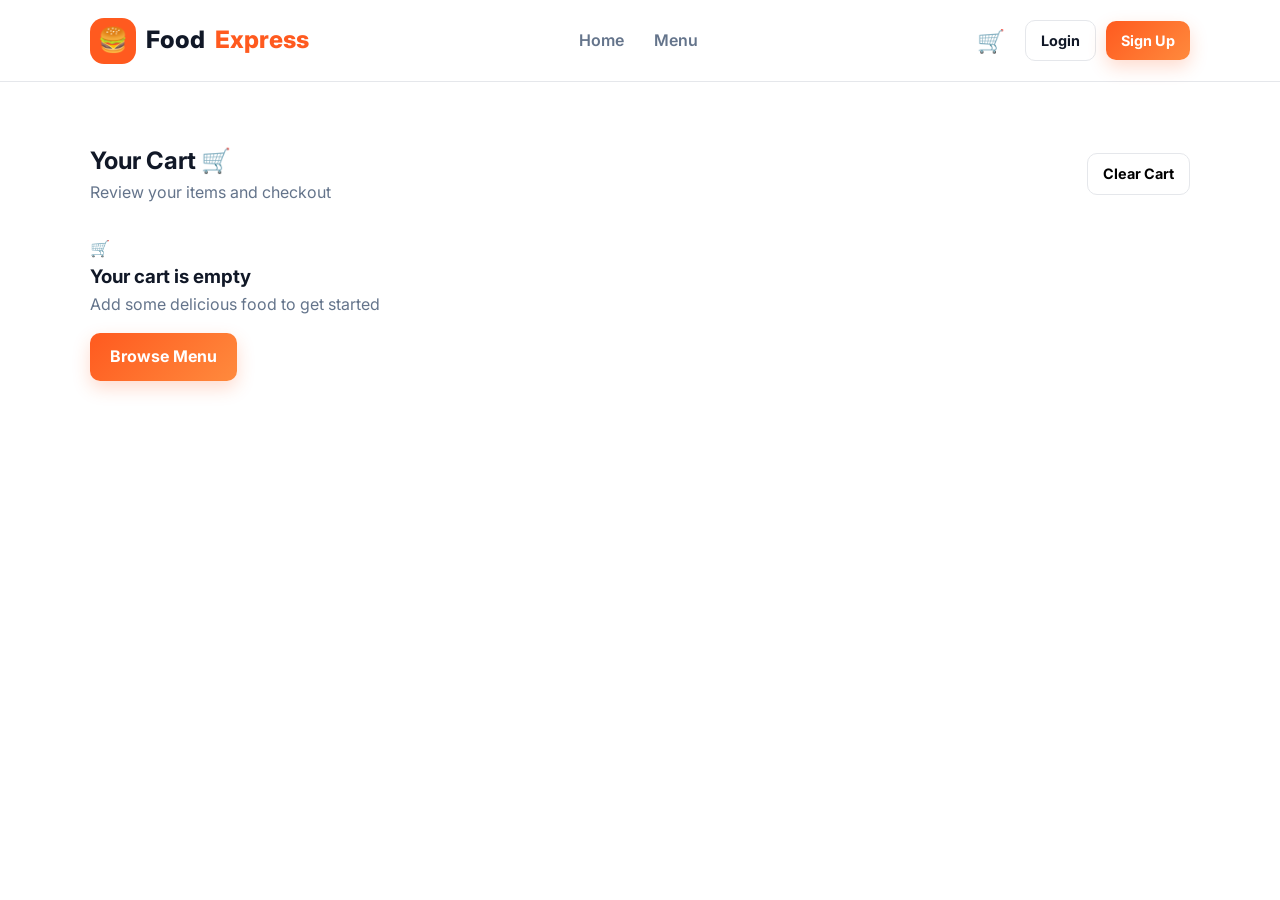
<file: cart.html>
<!DOCTYPE html>
<html lang="en">
<head>
  <meta charset="UTF-8">
  <meta name="viewport" content="width=device-width, initial-scale=1.0">
  <title>Cart - Food Express</title>

  <link rel="stylesheet" href="css/style.css">

  <link href="https://fonts.googleapis.com/css2?family=Inter:wght@400;500;600;700;800&display=swap" rel="stylesheet">
</head>

<body>

  <div class="toast-container" id="toastContainer"></div>

  <!-- Header -->
  <header class="header">

    <a href="index.html" class="logo">
      <div class="logo-icon">🍔</div>
      Food <span>Express</span>
    </a>

    <nav class="nav" id="mainNav">
      <a href="index.html">Home</a>
      <a href="index.html#menuSection">Menu</a>
      <a href="orders.html" id="ordersLink" style="display:none;">Orders</a>
      <a href="profile.html" id="profileLink" style="display:none;">Profile</a>
    </nav>

    <div class="header-actions">

      <a href="cart.html"
         class="cart-btn"
         style="background:var(--primary-light);">
        🛒
        <span class="cart-count" id="cartCount" style="display:none;">0</span>
      </a>

      <a href="login.html"
         class="btn btn-outline btn-small"
         id="loginBtn">
        Login
      </a>

      <a href="register.html"
         class="btn btn-primary btn-small"
         id="registerBtn">
        Sign Up
      </a>

      <button
        class="btn btn-outline btn-small"
        id="logoutBtn"
        style="display:none;"
        onclick="logoutUser()">
        Logout
      </button>

      <button class="hamburger" id="hamburger">
        <span></span>
        <span></span>
        <span></span>
      </button>

    </div>
  </header>


  <!-- Cart Section -->
  <section class="section">

    <div class="section-head">

      <div>
        <h2>Your Cart 🛒</h2>
        <p>Review your items and checkout</p>
      </div>

      <button
        class="btn btn-outline btn-small"
        onclick="clearCart()"
        id="clearCartBtn">
        Clear Cart
      </button>

    </div>


    <div class="cart-layout">

      <!-- Cart Items -->
      <div class="cart-items" id="cartContainer">
        <!-- Cart items injected by JavaScript -->
      </div>


      <!-- Checkout -->
      <div
        class="cart-summary"
        id="checkoutSection"
        style="display:none;">

        <h3>Order Summary</h3>

        <div class="summary-row">
          <span>Subtotal</span>
          <span id="subtotal">₹0</span>
        </div>

        <div class="summary-row">
          <span>Delivery Fee</span>
          <span id="deliveryFee">₹40</span>
        </div>

        <div class="summary-row total">
          <span>Total</span>
          <span id="total">₹0</span>
        </div>


        <!-- Delivery Details -->
        <div class="checkout-box">

          <h4 style="margin-bottom:12px;">
            Delivery Details
          </h4>

          <div class="form-group">

            <label>Delivery Address</label>

            <textarea
              id="deliveryAddress"
              placeholder="House No, Street, Area, City"
              required></textarea>

          </div>


          <div class="form-group">

            <label>Phone Number</label>

            <input
              type="tel"
              id="deliveryPhone"
              placeholder="9876543210"
              required>

          </div>


          <button
            class="btn btn-primary btn-full"
            style="height:52px; margin-top:20px; font-size:1.05rem;"
            onclick="placeOrder()">

            Place Order 🎉

          </button>

        </div>

      </div>

    </div>

  </section>


  <script src="js/script.js"></script>

</body>
</html>
</file>
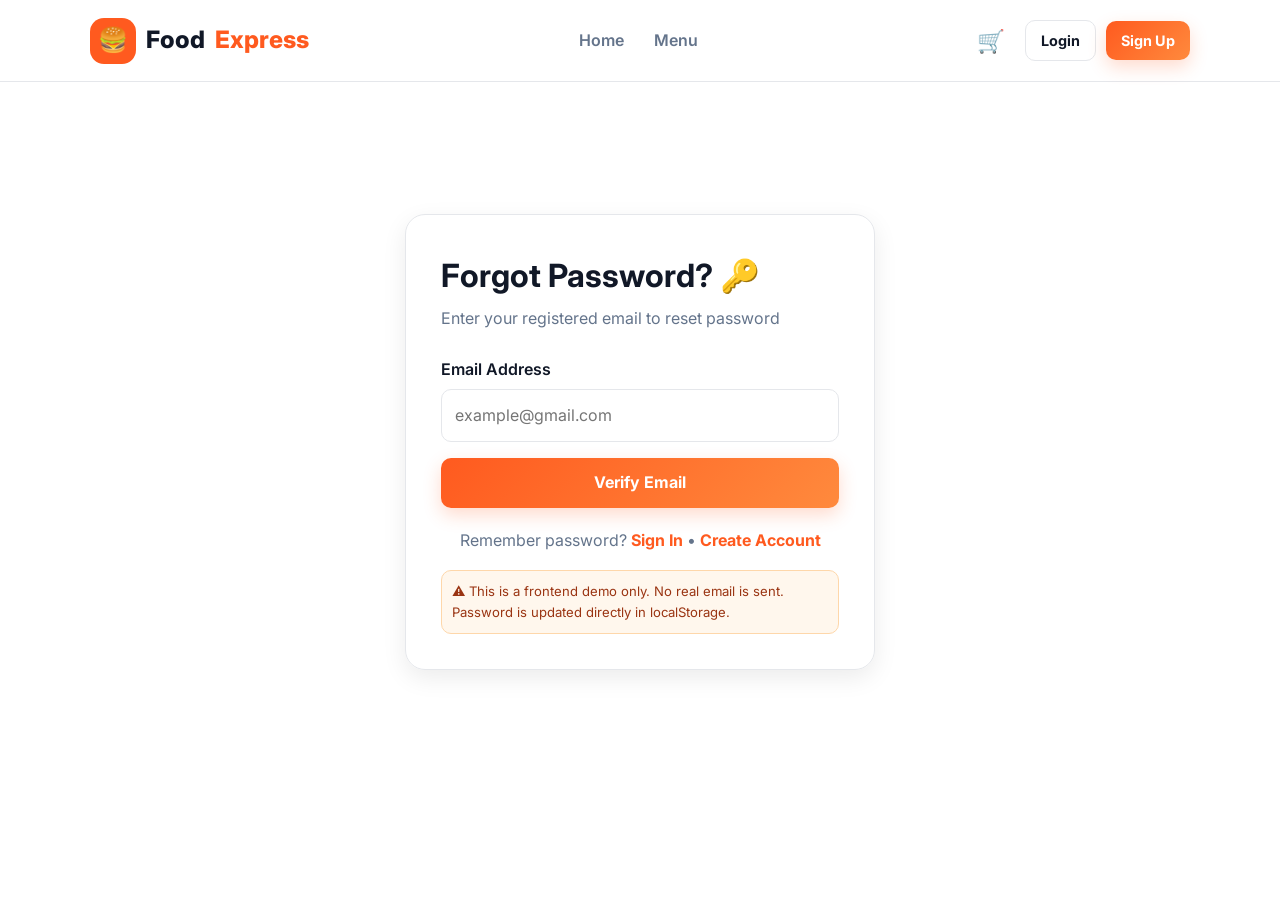
<file: forgot-password.html>
<!DOCTYPE html>
<html lang="en">
<head>
  <meta charset="UTF-8">
  <meta name="viewport" content="width=device-width, initial-scale=1.0">
  <title>Forgot Password - Food Express</title>
  <link rel="stylesheet" href="css/style.css">
  <link href="https://fonts.googleapis.com/css2?family=Inter:wght@400;500;600;700;800&display=swap" rel="stylesheet">
</head>
<body>
  <div class="toast-container" id="toastContainer"></div>

  <header class="header">
    <a href="index.html" class="logo"><div class="logo-icon">🍔</div>Food <span>Express</span></a>
    <nav class="nav" id="mainNav">
      <a href="index.html">Home</a>
      <a href="index.html#menuSection">Menu</a>
      <a href="orders.html" id="ordersLink" style="display:none;">Orders</a>
      <a href="profile.html" id="profileLink" style="display:none;">Profile</a>
    </nav>
    <div class="header-actions">
      <a href="cart.html" class="cart-btn">🛒<span class="cart-count" id="cartCount" style="display:none;">0</span></a>
      <a href="login.html" class="btn btn-outline btn-small" id="loginBtn">Login</a>
      <a href="register.html" class="btn btn-primary btn-small" id="registerBtn">Sign Up</a>
      <button class="btn btn-outline btn-small" id="logoutBtn" style="display:none;" onclick="logoutUser()">Logout</button>
      <button class="hamburger" id="hamburger"><span></span><span></span><span></span></button>
    </div>
  </header>

  <div class="auth-page">
    <div class="auth-card">
      <h1>Forgot Password? 🔑</h1>
      <p class="sub">Enter your registered email to reset password</p>

      <div class="error-msg" id="forgotError"></div>
      <div class="success-msg" id="forgotSuccess"></div>

      <form id="forgotForm">
        <div class="form-group">
          <label>Email Address</label>
          <input type="email" id="forgotEmail" placeholder="example@gmail.com" required>
        </div>
        <button type="submit" class="btn btn-primary btn-full" style="height:50px;">Verify Email</button>
      </form>

      <div id="resetFormDiv" style="display:none; margin-top:24px; padding-top:24px; border-top:1px solid var(--border);">
        <h3 style="margin-bottom:12px;">Reset Your Password</h3>
        <div class="error-msg" id="resetError"></div>
        <div class="success-msg" id="resetSuccess"></div>
        <form id="resetPasswordForm">
          <div class="form-group">
            <label>New Password</label>
            <input type="password" id="newPassword" placeholder="Enter new password" required>
          </div>
          <div class="form-group">
            <label>Confirm New Password</label>
            <input type="password" id="confirmNewPassword" placeholder="Confirm new password" required>
          </div>
          <button type="submit" class="btn btn-primary btn-full" style="height:50px;">Update Password</button>
        </form>
      </div>

      <div class="auth-footer" style="margin-top:20px;">
        Remember password? <a href="login.html">Sign In</a> • <a href="register.html">Create Account</a>
      </div>

      <div style="margin-top:16px; padding:10px; background:#fff7ed; border:1px solid #fed7aa; border-radius:10px; font-size:0.82rem; color:#9a3412;">
        ⚠️ This is a frontend demo only. No real email is sent. Password is updated directly in localStorage.
      </div>
    </div>
  </div>

  <script src="js/script.js"></script>
</body>
</html>
</file>
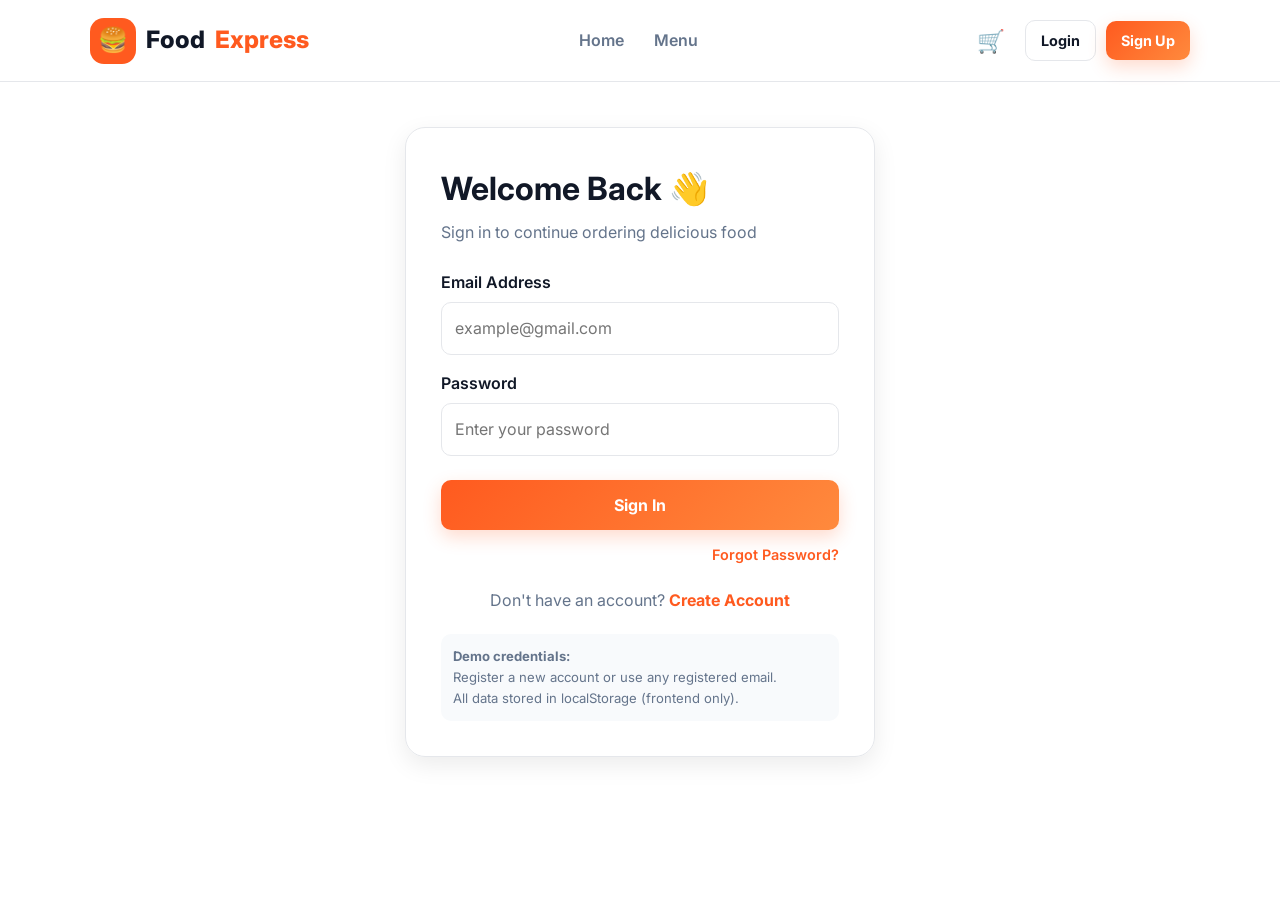
<file: login.html>
<!DOCTYPE html>
<html lang="en">
<head>
  <meta charset="UTF-8">
  <meta name="viewport" content="width=device-width, initial-scale=1.0">
  <title>Login - Food Express</title>
  <link rel="stylesheet" href="css/style.css">
  <link href="https://fonts.googleapis.com/css2?family=Inter:wght@400;500;600;700;800&display=swap" rel="stylesheet">
</head>
<body>
  <div class="toast-container" id="toastContainer"></div>

  <header class="header">
    <a href="index.html" class="logo">
      <div class="logo-icon">🍔</div>
      Food <span>Express</span>
    </a>
    <nav class="nav" id="mainNav">
      <a href="index.html">Home</a>
      <a href="index.html#menuSection">Menu</a>
      <a href="orders.html" id="ordersLink" style="display:none;">Orders</a>
      <a href="profile.html" id="profileLink" style="display:none;">Profile</a>
    </nav>
    <div class="header-actions">
      <a href="cart.html" class="cart-btn">🛒<span class="cart-count" id="cartCount" style="display:none;">0</span></a>
      <a href="login.html" class="btn btn-outline btn-small active" id="loginBtn">Login</a>
      <a href="register.html" class="btn btn-primary btn-small" id="registerBtn">Sign Up</a>
      <button class="btn btn-outline btn-small" id="logoutBtn" style="display:none;" onclick="logoutUser()">Logout</button>
      <button class="hamburger" id="hamburger"><span></span><span></span><span></span></button>
    </div>
  </header>

  <div class="auth-page">
    <div class="auth-card">
      <h1>Welcome Back 👋</h1>
      <p class="sub">Sign in to continue ordering delicious food</p>

      <div class="error-msg" id="loginError"></div>
      <div class="success-msg" id="loginSuccess"></div>

      <form id="loginForm">
        <div class="form-group">
          <label>Email Address</label>
          <input type="email" id="loginEmail" placeholder="example@gmail.com" required>
        </div>
        <div class="form-group">
          <label>Password</label>
          <input type="password" id="loginPassword" placeholder="Enter your password" required>
        </div>
        <button type="submit" class="btn btn-primary btn-full" style="height:50px; margin-top:8px;">Sign In</button>
      </form>

      <div style="text-align:right; margin-top:12px;">
        <a href="forgot-password.html" style="color:var(--primary); font-weight:600; font-size:0.9rem;">Forgot Password?</a>
      </div>

      <div class="auth-footer">
        Don't have an account? <a href="register.html">Create Account</a>
      </div>

      <div style="margin-top:20px; padding:12px; background:var(--light); border-radius:10px; font-size:0.82rem; color:var(--gray);">
        <b>Demo credentials:</b><br>
        Register a new account or use any registered email.<br>
        All data stored in localStorage (frontend only).
      </div>
    </div>
  </div>

  <script src="js/script.js"></script>
</body>
</html>
</file>
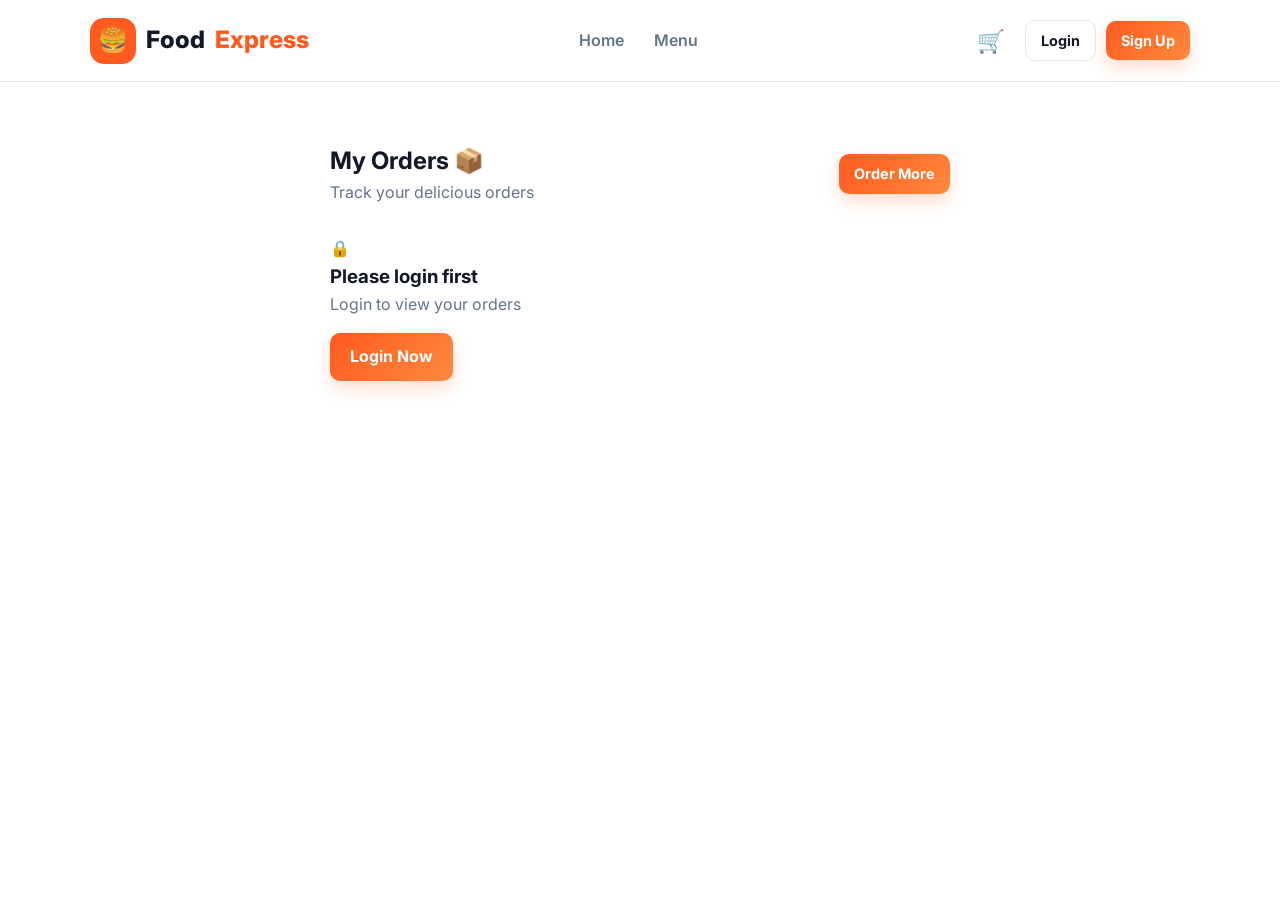
<file: orders.html>
<!DOCTYPE html>
<html lang="en">
<head>
  <meta charset="UTF-8">
  <meta name="viewport" content="width=device-width, initial-scale=1.0">
  <title>My Orders - Food Express</title>
  <link rel="stylesheet" href="css/style.css">
  <link href="https://fonts.googleapis.com/css2?family=Inter:wght@400;500;600;700;800&display=swap" rel="stylesheet">
</head>
<body>
  <div class="toast-container" id="toastContainer"></div>

  <header class="header">
    <a href="index.html" class="logo"><div class="logo-icon">🍔</div>Food <span>Express</span></a>
    <nav class="nav" id="mainNav">
      <a href="index.html">Home</a>
      <a href="index.html#menuSection">Menu</a>
      <a href="orders.html" class="active" id="ordersLink" style="display:none;">Orders</a>
      <a href="profile.html" id="profileLink" style="display:none;">Profile</a>
    </nav>
    <div class="header-actions">
      <a href="cart.html" class="cart-btn">🛒<span class="cart-count" id="cartCount" style="display:none;">0</span></a>
      <a href="login.html" class="btn btn-outline btn-small" id="loginBtn">Login</a>
      <a href="register.html" class="btn btn-primary btn-small" id="registerBtn">Sign Up</a>
      <button class="btn btn-outline btn-small" id="logoutBtn" style="display:none;" onclick="logoutUser()">Logout</button>
      <button class="hamburger" id="hamburger"><span></span><span></span><span></span></button>
    </div>
  </header>

  <section class="section" style="max-width:800px; margin:0 auto;">
    <div class="section-head">
      <div>
        <h2>My Orders 📦</h2>
        <p>Track your delicious orders</p>
      </div>
      <a href="index.html" class="btn btn-primary btn-small">Order More</a>
    </div>

    <div class="orders-list" id="ordersContainer">
      <!-- Injected by JS -->
    </div>
  </section>

  <script src="js/script.js"></script>
</body>
</html>
</file>
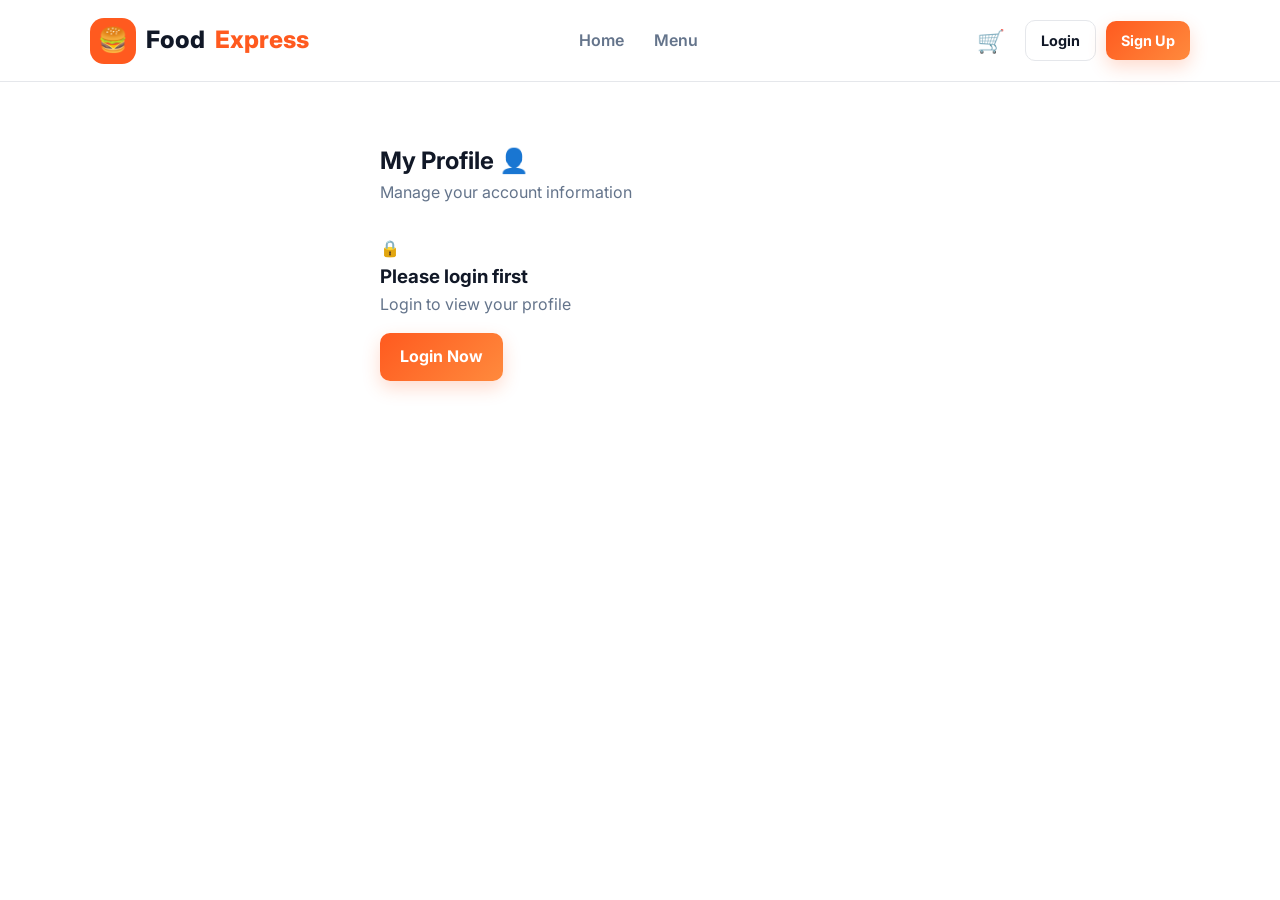
<file: profile.html>
<!DOCTYPE html>
<html lang="en">
<head>
  <meta charset="UTF-8">
  <meta name="viewport" content="width=device-width, initial-scale=1.0">
  <title>My Profile - Food Express</title>
  <link rel="stylesheet" href="css/style.css">
  <link href="https://fonts.googleapis.com/css2?family=Inter:wght@400;500;600;700;800&display=swap" rel="stylesheet">
</head>
<body>
  <div class="toast-container" id="toastContainer"></div>

  <header class="header">
    <a href="index.html" class="logo"><div class="logo-icon">🍔</div>Food <span>Express</span></a>
    <nav class="nav" id="mainNav">
      <a href="index.html">Home</a>
      <a href="index.html#menuSection">Menu</a>
      <a href="orders.html" id="ordersLink" style="display:none;">Orders</a>
      <a href="profile.html" class="active" id="profileLink" style="display:none;">Profile</a>
    </nav>
    <div class="header-actions">
      <a href="cart.html" class="cart-btn">🛒<span class="cart-count" id="cartCount" style="display:none;">0</span></a>
      <a href="login.html" class="btn btn-outline btn-small" id="loginBtn">Login</a>
      <a href="register.html" class="btn btn-primary btn-small" id="registerBtn">Sign Up</a>
      <button class="btn btn-outline btn-small" id="logoutBtn" style="display:none;" onclick="logoutUser()">Logout</button>
      <button class="hamburger" id="hamburger"><span></span><span></span><span></span></button>
    </div>
  </header>

  <section class="section" style="max-width:700px; margin:0 auto;">
    <div class="section-head">
      <div>
        <h2>My Profile 👤</h2>
        <p>Manage your account information</p>
      </div>
    </div>

    <div id="profileContent">
      <!-- Injected by JS -->
    </div>
  </section>

  <script src="js/script.js"></script>
</body>
</html>
</file>
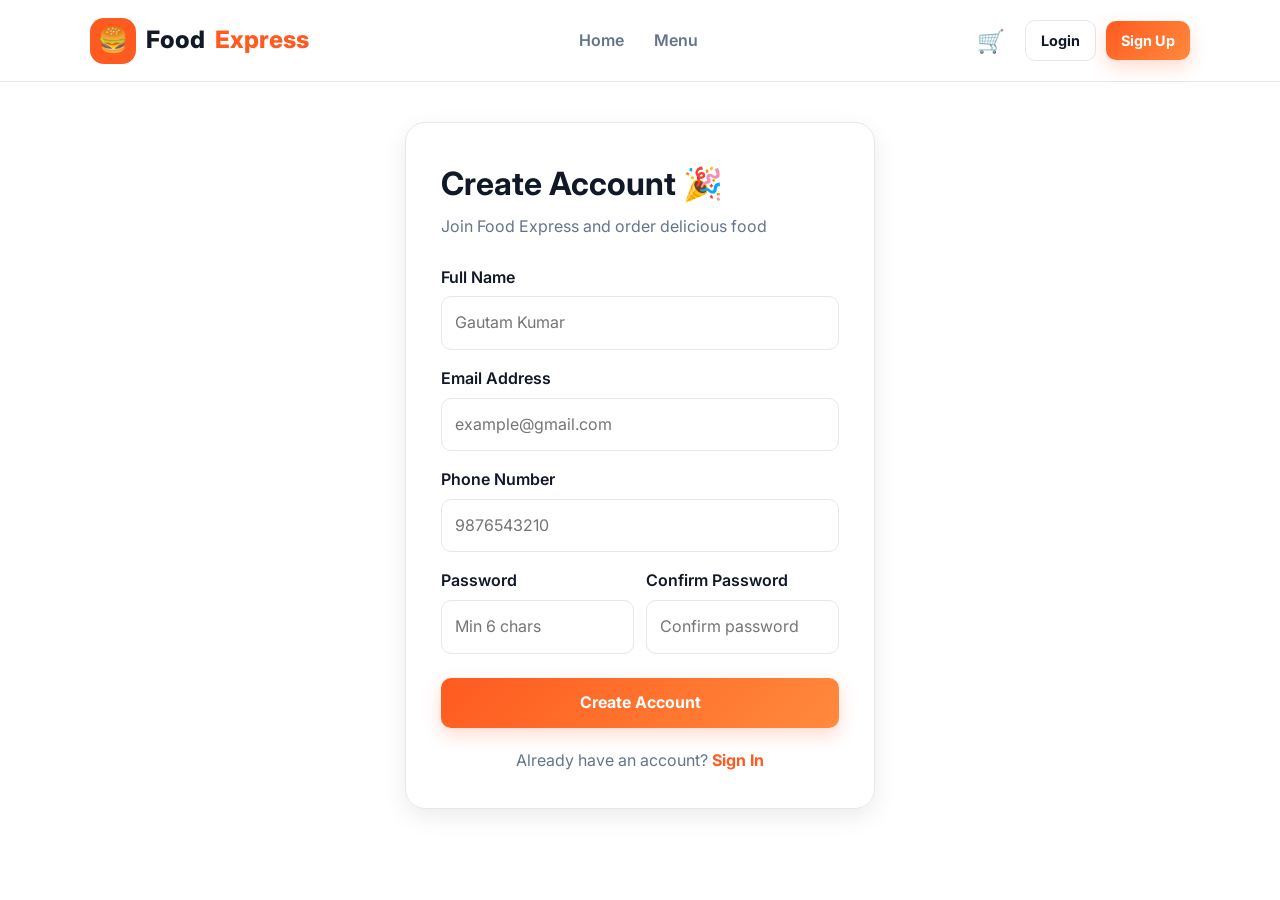
<file: register.html>
<!DOCTYPE html>
<html lang="en">
<head>
  <meta charset="UTF-8">
  <meta name="viewport" content="width=device-width, initial-scale=1.0">
  <title>Register - Food Express</title>
  <link rel="stylesheet" href="css/style.css">
  <link href="https://fonts.googleapis.com/css2?family=Inter:wght@400;500;600;700;800&display=swap" rel="stylesheet">
</head>
<body>
  <div class="toast-container" id="toastContainer"></div>

  <header class="header">
    <a href="index.html" class="logo"><div class="logo-icon">🍔</div>Food <span>Express</span></a>
    <nav class="nav" id="mainNav">
      <a href="index.html">Home</a>
      <a href="index.html#menuSection">Menu</a>
      <a href="orders.html" id="ordersLink" style="display:none;">Orders</a>
      <a href="profile.html" id="profileLink" style="display:none;">Profile</a>
    </nav>
    <div class="header-actions">
      <a href="cart.html" class="cart-btn">🛒<span class="cart-count" id="cartCount" style="display:none;">0</span></a>
      <a href="login.html" class="btn btn-outline btn-small" id="loginBtn">Login</a>
      <a href="register.html" class="btn btn-primary btn-small" id="registerBtn">Sign Up</a>
      <button class="btn btn-outline btn-small" id="logoutBtn" style="display:none;" onclick="logoutUser()">Logout</button>
      <button class="hamburger" id="hamburger"><span></span><span></span><span></span></button>
    </div>
  </header>

  <div class="auth-page">
    <div class="auth-card">
      <h1>Create Account 🎉</h1>
      <p class="sub">Join Food Express and order delicious food</p>

      <div class="error-msg" id="regError"></div>
      <div class="success-msg" id="regSuccess"></div>

      <form id="registerForm">
        <div class="form-group">
          <label>Full Name</label>
          <input type="text" id="regName" placeholder="Gautam Kumar" required>
        </div>
        <div class="form-group">
          <label>Email Address</label>
          <input type="email" id="regEmail" placeholder="example@gmail.com" required>
        </div>
        <div class="form-group">
          <label>Phone Number</label>
          <input type="tel" id="regPhone" placeholder="9876543210" required>
        </div>
        <div class="form-row">
          <div class="form-group">
            <label>Password</label>
            <input type="password" id="regPassword" placeholder="Min 6 chars" required>
          </div>
          <div class="form-group">
            <label>Confirm Password</label>
            <input type="password" id="regConfirmPassword" placeholder="Confirm password" required>
          </div>
        </div>
        <button type="submit" class="btn btn-primary btn-full" style="height:50px; margin-top:8px;">Create Account</button>
      </form>

      <div class="auth-footer">
        Already have an account? <a href="login.html">Sign In</a>
      </div>
    </div>
  </div>

  <script src="js/script.js"></script>
</body>
</html>
</file>
<file: css/style.css>
:root{
  --primary:#ff5a1f;
  --secondary:#ff8a3d;
  --light:#f8fafc;
  --dark:#111827;
  --gray:#64748b;
  --border:#e5e7eb;
  --white:#fff;
  --shadow:0 8px 25px rgba(0,0,0,.08);
}

*{box-sizing:border-box;margin:0;padding:0}

body{
  font-family:Inter,sans-serif;
  color:var(--dark);
  background:var(--white);
  line-height:1.6;
}

a{text-decoration:none;color:inherit}
button,input,textarea{font:inherit}
button{cursor:pointer;border:0}

.header{
  height:82px;
  padding:0 7%;
  display:flex;
  align-items:center;
  justify-content:space-between;
  border-bottom:1px solid var(--border);
  background:white;
  position:sticky;
  top:0;
  z-index:10;
}

.logo{
  display:flex;
  align-items:center;
  gap:10px;
  font-size:1.5rem;
  font-weight:800;
}

.logo span{color:var(--primary)}

.logo-icon{
  width:46px;
  height:46px;
  display:grid;
  place-items:center;
  background:var(--primary);
  border-radius:14px;
}

.nav{
  display:flex;
  gap:30px;
  color:var(--gray);
  font-weight:600;
}

.nav a:hover,.nav .active{color:var(--primary)}

.header-actions{
  display:flex;
  align-items:center;
  gap:10px;
}

.cart-btn{
  font-size:1.4rem;
  position:relative;
  padding:10px;
}

.cart-count{
  position:absolute;
  top:0;
  right:0;
  background:var(--primary);
  color:white;
  font-size:.7rem;
  width:19px;
  height:19px;
  border-radius:50%;
  display:grid;
  place-items:center;
}

.btn{
  padding:11px 20px;
  border-radius:10px;
  font-weight:700;
  display:inline-block;
  text-align:center;
}

.btn-primary{
  background:linear-gradient(135deg,var(--primary),var(--secondary));
  color:white;
  box-shadow:0 7px 18px rgba(255,90,31,.22);
}

.btn-outline{
  border:1px solid var(--border);
  background:white;
}

.btn-light{background:white;color:var(--dark)}
.btn-small{padding:8px 15px;font-size:.9rem}
.btn-full{width:100%}

.hamburger{display:none;background:none}
.hamburger span{
  display:block;
  width:24px;
  height:3px;
  margin:4px;
  background:var(--dark);
}

.hero{
  padding:70px 8%;
  display:flex;
  align-items:center;
  gap:50px;
  background:linear-gradient(135deg,#fff7f2,#fff);
}

.hero-content{flex:1}
.hero h1{font-size:3.2rem;line-height:1.15}
.hero h1 span{color:var(--primary)}
.hero p{margin:20px 0;color:var(--gray);max-width:600px}
.hero-buttons{display:flex;gap:12px}
.hero-stats{display:flex;gap:35px;margin-top:35px}
.stat b,.stat span{display:block}
.stat b{font-size:1.2rem}
.stat span{color:var(--gray);font-size:.85rem}

.hero-image{flex:1}
.hero-img-wrap{position:relative}
.hero-img-wrap img{
  width:100%;
  border-radius:25px;
  box-shadow:var(--shadow);
}
.floating-card{
  position:absolute;
  background:white;
  padding:12px 16px;
  border-radius:12px;
  box-shadow:var(--shadow);
  font-weight:600;
}
.card-1{left:-20px;bottom:30px}
.card-2{right:-15px;top:30px}

.section{
  padding:60px 7%;
}

.section-head{
  display:flex;
  justify-content:space-between;
  align-items:center;
  margin-bottom:30px;
}

.section-head p{color:var(--gray)}

.search-wrap{
  display:flex;
  align-items:center;
  gap:8px;
  border:1px solid var(--border);
  padding:10px 15px;
  border-radius:12px;
}

.search-wrap input{
  border:0;
  outline:0;
}

.categories{
  display:flex;
  gap:10px;
  flex-wrap:wrap;
  margin-bottom:30px;
}

.category{
  padding:10px 18px;
  border:1px solid var(--border);
  border-radius:20px;
  cursor:pointer;
}

.category.active{
  background:var(--primary);
  color:white;
}

.food-grid{
  display:grid;
  grid-template-columns:repeat(3,1fr);
  gap:22px;
}

.food-card{
  border:1px solid var(--border);
  border-radius:16px;
  overflow:hidden;
  background:white;
  box-shadow:var(--shadow);
}

.food-card img{
  width:100%;
  height:190px;
  object-fit:cover;
}

.food-info{padding:18px}
.food-info h3{margin:5px 0}
.food-info p{color:var(--gray);font-size:.9rem}
.food-bottom{
  display:flex;
  justify-content:space-between;
  align-items:center;
  margin-top:15px;
}

.price{font-weight:800;font-size:1.1rem}
.rating{color:#f59e0b}

.auth-page{
  min-height:80vh;
  display:grid;
  place-items:center;
  padding:40px 20px;
}

.auth-card{
  width:100%;
  max-width:470px;
  padding:35px;
  border:1px solid var(--border);
  border-radius:20px;
  box-shadow:var(--shadow);
}

.auth-card h1{margin-bottom:5px}
.sub{color:var(--gray);margin-bottom:25px}

.form-group{margin-bottom:16px}
.form-group label{
  display:block;
  font-weight:600;
  margin-bottom:6px;
}

.form-group input,
.form-group textarea{
  width:100%;
  padding:13px;
  border:1px solid var(--border);
  border-radius:10px;
  outline:none;
}

.form-group textarea{min-height:100px;resize:vertical}

.form-row{
  display:grid;
  grid-template-columns:1fr 1fr;
  gap:12px;
}

.auth-footer{
  text-align:center;
  margin-top:20px;
  color:var(--gray);
}

.auth-footer a{color:var(--primary);font-weight:700}

.error-msg,.success-msg{
  padding:10px;
  border-radius:8px;
  margin-bottom:15px;
  display:none;
}

.error-msg{background:#fee2e2;color:#b91c1c}
.success-msg{background:#dcfce7;color:#15803d}

.cart-layout{
  display:grid;
  grid-template-columns:1.5fr 1fr;
  gap:30px;
}

.cart-summary{
  border:1px solid var(--border);
  border-radius:16px;
  padding:25px;
  height:max-content;
  box-shadow:var(--shadow);
}

.summary-row{
  display:flex;
  justify-content:space-between;
  padding:12px 0;
  color:var(--gray);
}

.summary-row.total{
  border-top:1px solid var(--border);
  margin-top:5px;
  color:var(--dark);
  font-weight:800;
  font-size:1.2rem;
}

.checkout-box{
  border-top:1px solid var(--border);
  margin-top:20px;
  padding-top:20px;
}

.cart-item{
  display:flex;
  gap:15px;
  padding:15px;
  border:1px solid var(--border);
  border-radius:14px;
  margin-bottom:12px;
}

.cart-item img{
  width:90px;
  height:70px;
  object-fit:cover;
  border-radius:10px;
}

.qty{
  display:flex;
  gap:8px;
  align-items:center;
}

.qty button{
  width:28px;
  height:28px;
  border-radius:6px;
  background:var(--light);
}

.profile-card{
  background:white;
  border:1px solid var(--border);
  border-radius:16px;
  padding:25px;
}

.profile-header{
  display:flex;
  align-items:center;
  gap:15px;
  margin-bottom:20px;
}

.avatar{
  width:60px;
  height:60px;
  border-radius:15px;
  background:var(--primary);
  color:white;
  display:grid;
  place-items:center;
  font-weight:800;
  font-size:1.4rem;
}

.detail-row{
  display:flex;
  justify-content:space-between;
  padding:12px 0;
  border-bottom:1px solid var(--border);
}

.detail-row span:first-child{color:var(--gray)}

.toast-container{
  position:fixed;
  top:90px;
  right:20px;
  z-index:100;
}

.toast{
  background:var(--dark);
  color:white;
  padding:13px 18px;
  border-radius:10px;
  margin-bottom:10px;
}

.modal-overlay{
  display:none;
  position:fixed;
  inset:0;
  background:rgba(0,0,0,.5);
  place-items:center;
  z-index:50;
}

.modal-overlay.active{display:grid}

.modal{
  background:white;
  width:90%;
  max-width:450px;
  padding:30px;
  border-radius:20px;
  text-align:center;
}

.big-icon{font-size:3rem}

.footer{
  background:#111827;
  color:#cbd5e1;
  padding:45px 7% 20px;
  margin-top:40px;
}

.footer-grid{
  display:grid;
  grid-template-columns:2fr 1fr 1fr 1fr;
  gap:30px;
}

.footer h4{color:white;margin-bottom:12px}
.footer a{display:block;margin:7px 0;color:#cbd5e1}
.footer-bottom{
  border-top:1px solid #374151;
  margin-top:30px;
  padding-top:15px;
  display:flex;
  justify-content:space-between;
  font-size:.8rem;
}

@media(max-width:800px){
  .nav{display:none}
  .hamburger{display:block}
  .hero,.cart-layout{display:block}
  .hero-image{margin-top:30px}
  .food-grid{grid-template-columns:1fr 1fr}
  .section-head{display:block}
  .search-wrap{margin-top:15px}
  .footer-grid{grid-template-columns:1fr 1fr}
}

@media(max-width:500px){
  .header{padding:0 4%}
  .hero h1{font-size:2.3rem}
  .food-grid{grid-template-columns:1fr}
  .form-row{grid-template-columns:1fr}
  .footer-grid{grid-template-columns:1fr}
  .footer-bottom{display:block}
  .hero-stats{gap:15px}
}
</file>
